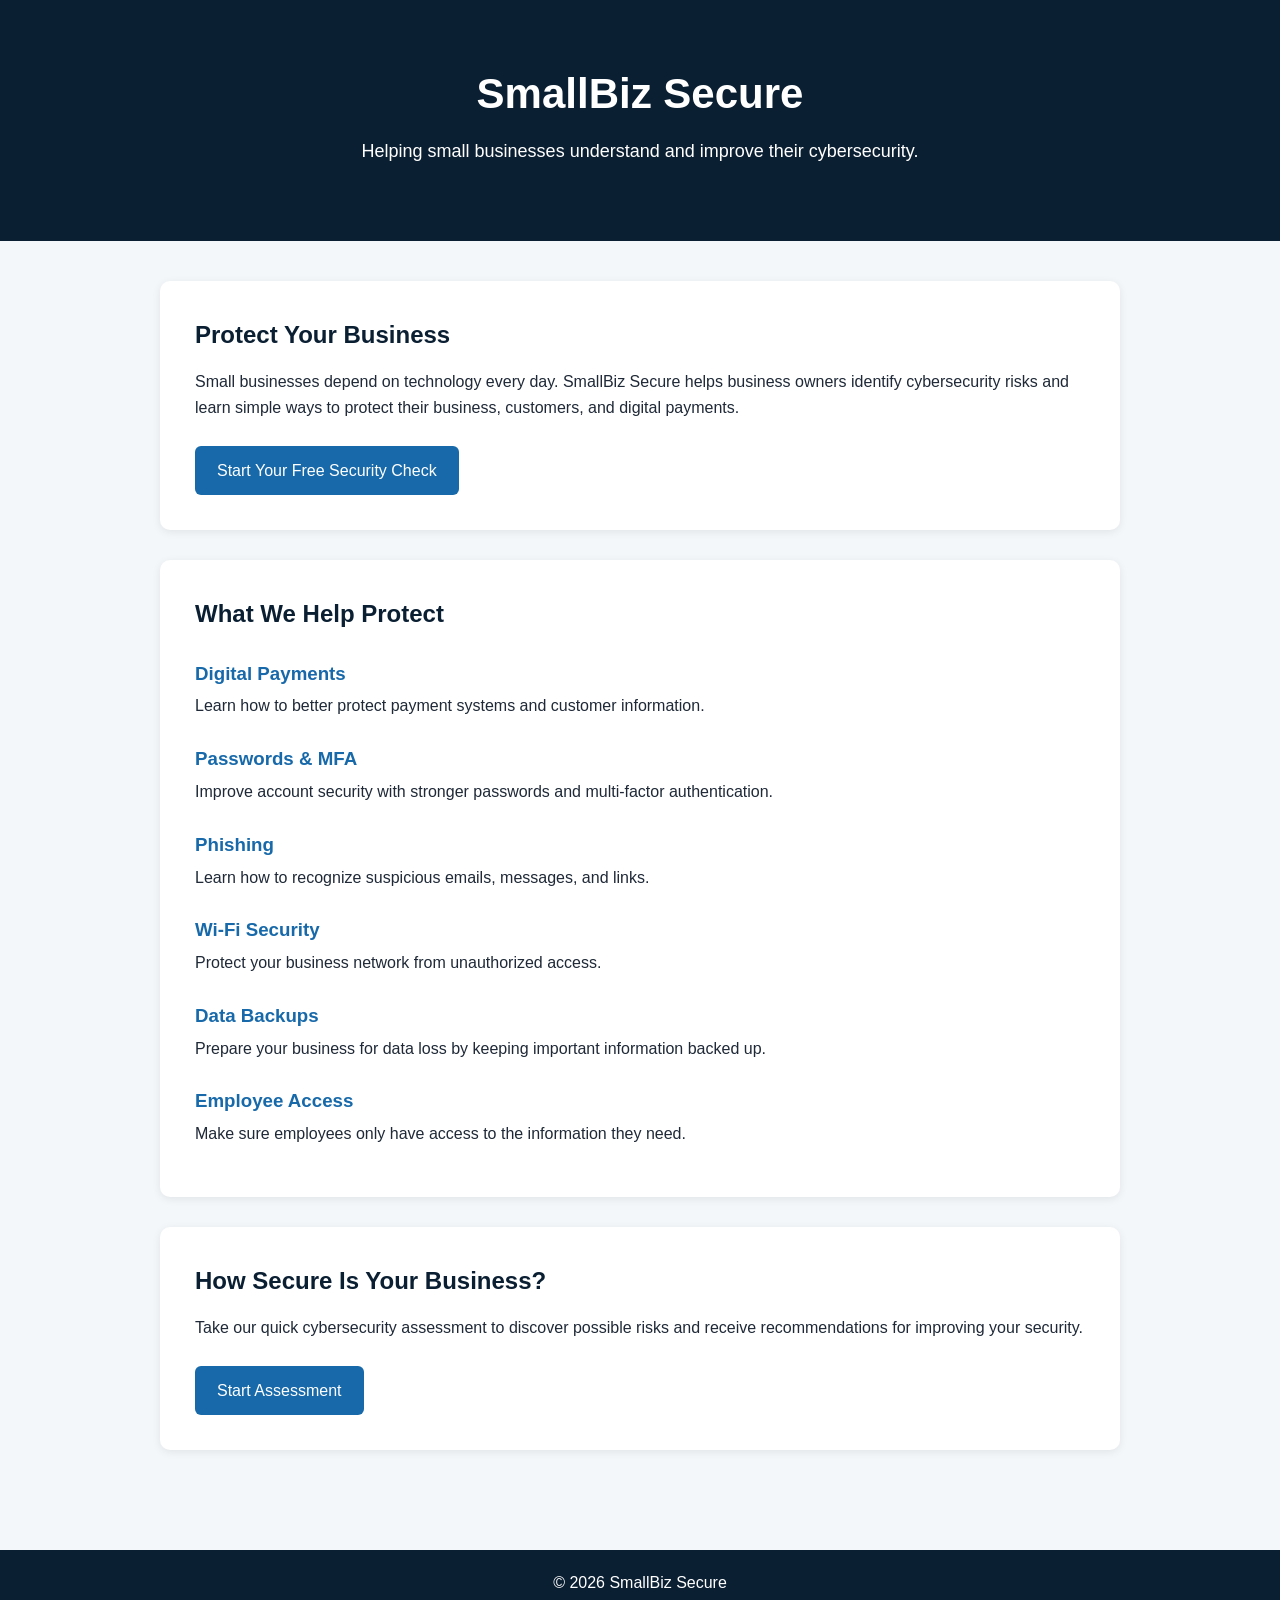
<file: index.html>
<!DOCTYPE html>
<html lang="en">

<head>
    <meta charset="UTF-8">
    <meta name="viewport" content="width=device-width, initial-scale=1.0">
    <title>SmallBiz Secure</title>
    <link rel="stylesheet" href="style.css">
</head>

<body>

    <header>
        <h1>SmallBiz Secure</h1>
        <p>Helping small businesses understand and improve their cybersecurity.</p>
    </header>

    <main>
        <section>
            <h2>Protect Your Business</h2>
            <p>
                Small businesses depend on technology every day. SmallBiz Secure
                helps business owners identify cybersecurity risks and learn simple
                ways to protect their business, customers, and digital payments.
            </p>

            <a href="assessment.html">Start Your Free Security Check</a>
        </section>

        <section>
            <h2>What We Help Protect</h2>

            <h3>Digital Payments</h3>
            <p>Learn how to better protect payment systems and customer information.</p>

            <h3>Passwords & MFA</h3>
            <p>Improve account security with stronger passwords and multi-factor authentication.</p>

            <h3>Phishing</h3>
            <p>Learn how to recognize suspicious emails, messages, and links.</p>

            <h3>Wi-Fi Security</h3>
            <p>Protect your business network from unauthorized access.</p>

            <h3>Data Backups</h3>
            <p>Prepare your business for data loss by keeping important information backed up.</p>

            <h3>Employee Access</h3>
            <p>Make sure employees only have access to the information they need.</p>
        </section>

        <section>
            <h2>How Secure Is Your Business?</h2>
            <p>
                Take our quick cybersecurity assessment to discover possible risks
                and receive recommendations for improving your security.
            </p>

            <a href="assessment.html">Start Assessment</a>
        </section>
    </main>

    <footer>
        <p>&copy; 2026 SmallBiz Secure</p>
    </footer>

</body>

</html>
</file>
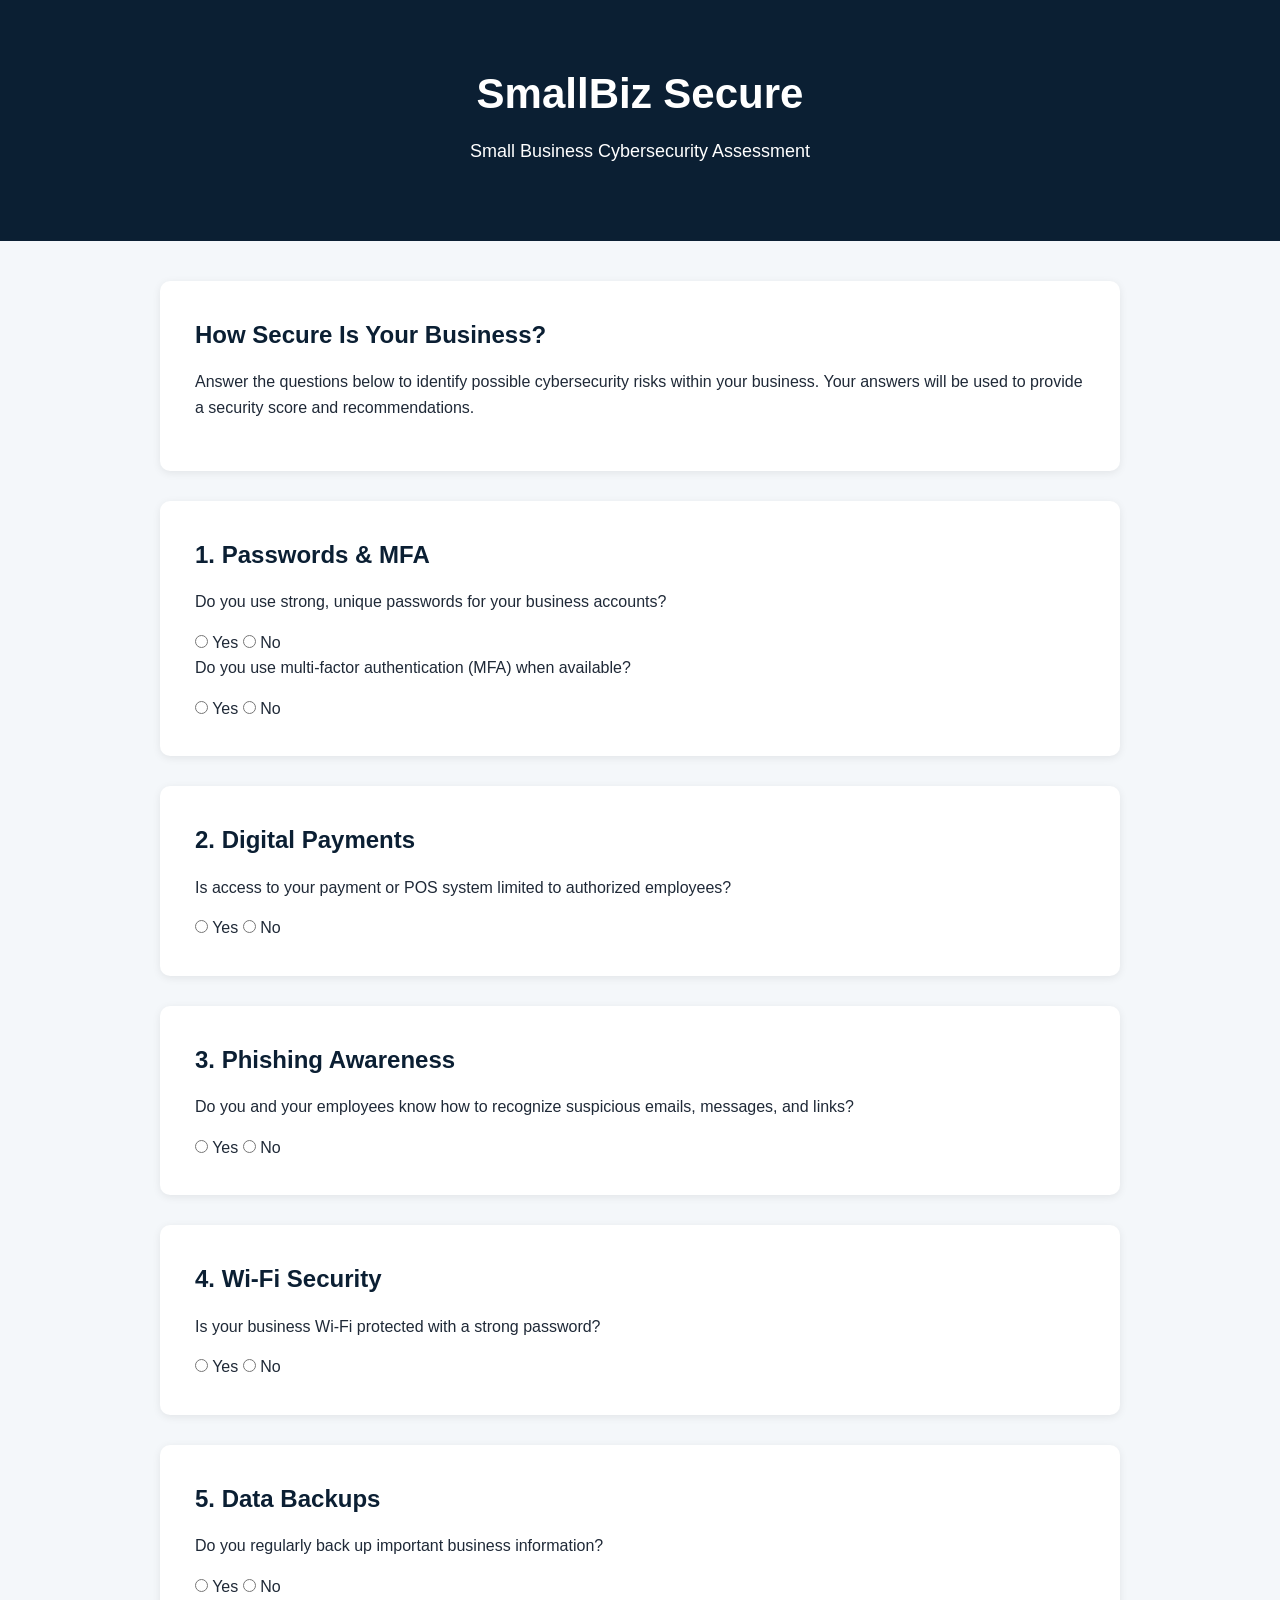
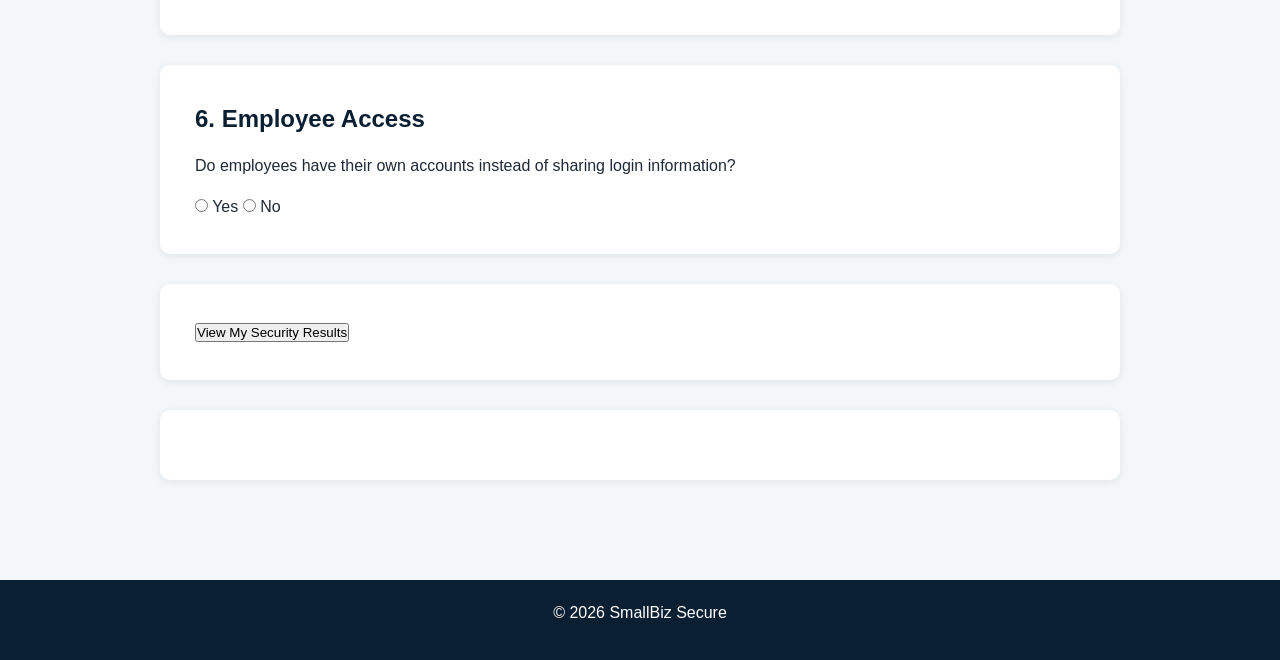
<file: assessment.html>
<!DOCTYPE html>
<html lang="en">

<head>
    <meta charset="UTF-8">
    <meta name="viewport" content="width=device-width, initial-scale=1.0">
    <title>Cybersecurity Assessment | SmallBiz Secure</title>
   <link rel="stylesheet" href="style.css?v=2">
</head>

<body>

    <header>
        <h1>SmallBiz Secure</h1>
        <p>Small Business Cybersecurity Assessment</p>
    </header>

    <main>

        <section>
            <h2>How Secure Is Your Business?</h2>
            <p>
                Answer the questions below to identify possible cybersecurity
                risks within your business. Your answers will be used to provide
                a security score and recommendations.
            </p>
        </section>

        <form id="securityAssessment">

            <section>
                <h2>1. Passwords & MFA</h2>

                <p>Do you use strong, unique passwords for your business accounts?</p>
                <label>
                    <input type="radio" name="passwords" value="yes" required> Yes
                </label>
                <label>
                    <input type="radio" name="passwords" value="no"> No
                </label>

                <p>Do you use multi-factor authentication (MFA) when available?</p>
                <label>
                    <input type="radio" name="mfa" value="yes" required> Yes
                </label>
                <label>
                    <input type="radio" name="mfa" value="no"> No
                </label>
            </section>

            <section>
                <h2>2. Digital Payments</h2>

                <p>Is access to your payment or POS system limited to authorized employees?</p>
                <label>
                    <input type="radio" name="payments" value="yes" required> Yes
                </label>
                <label>
                    <input type="radio" name="payments" value="no"> No
                </label>
            </section>

            <section>
                <h2>3. Phishing Awareness</h2>

                <p>Do you and your employees know how to recognize suspicious emails, messages, and links?</p>
                <label>
                    <input type="radio" name="phishing" value="yes" required> Yes
                </label>
                <label>
                    <input type="radio" name="phishing" value="no"> No
                </label>
            </section>

            <section>
                <h2>4. Wi-Fi Security</h2>

                <p>Is your business Wi-Fi protected with a strong password?</p>
                <label>
                    <input type="radio" name="wifi" value="yes" required> Yes
                </label>
                <label>
                    <input type="radio" name="wifi" value="no"> No
                </label>
            </section>

            <section>
                <h2>5. Data Backups</h2>

                <p>Do you regularly back up important business information?</p>
                <label>
                    <input type="radio" name="backups" value="yes" required> Yes
                </label>
                <label>
                    <input type="radio" name="backups" value="no"> No
                </label>
            </section>

            <section>
                <h2>6. Employee Access</h2>

                <p>Do employees have their own accounts instead of sharing login information?</p>
                <label>
                    <input type="radio" name="access" value="yes" required> Yes
                </label>
                <label>
                    <input type="radio" name="access" value="no"> No
                </label>
            </section>

            <section>
                <button type="submit">View My Security Results</button>
            </section>

              </form>

        <section id="assessmentResults" aria-live="polite"></section>

    </main>

    <footer>
        <p>&copy; 2026 SmallBiz Secure</p>
    </footer>

    <script src="assessment.js"></script>
</body>
</html>
</file>
<file: style.css>
/* SmallBiz Secure Website Styles */

* {
    margin: 0;
    padding: 0;
    box-sizing: border-box;
}

body {
    font-family: Arial, sans-serif;
    background-color: #f4f7fa;
    color: #1f2937;
    line-height: 1.6;
}

/* Header */

header {
    background-color: #0b1f33;
    color: white;
    text-align: center;
    padding: 60px 20px;
}

header h1 {
    font-size: 42px;
    margin-bottom: 10px;
}

header p {
    font-size: 18px;
}

/* Main Content */

main {
    max-width: 1000px;
    margin: auto;
    padding: 40px 20px;
}

section {
    background-color: white;
    padding: 35px;
    margin-bottom: 30px;
    border-radius: 10px;
    box-shadow: 0 2px 8px rgba(0, 0, 0, 0.08);
}

h2 {
    color: #0b1f33;
    margin-bottom: 15px;
}

h3 {
    color: #1769aa;
    margin-top: 25px;
    margin-bottom: 5px;
}

p {
    margin-bottom: 15px;
}

/* Buttons */

a {
    display: inline-block;
    background-color: #1769aa;
    color: white;
    text-decoration: none;
    padding: 12px 22px;
    border-radius: 6px;
    margin-top: 10px;
}

a:hover {
    background-color: #0b4f82;
}

/* Footer */

footer {
    background-color: #0b1f33;
    color: white;
    text-align: center;
    padding: 20px;
    margin-top: 30px;
}

/* Mobile Devices */

@media (max-width: 600px) {

    header h1 {
        font-size: 32px;
    }

    header {
        padding: 40px 15px;
    }

    main {
        padding: 25px 15px;
    }

    section {
        padding: 25px;
    }
}

/* Cybersecurity Results Dashboard */

.results-dashboard {
    background-color: #ffffff;
    padding: 35px;
    border-radius: 12px;
    margin-top: 30px;
}

.results-dashboard h2 {
    text-align: center;
    margin-bottom: 25px;
}

/* Security Score Card */

.score-card {
    background-color: #f4f7fa;
    text-align: center;
    padding: 30px;
    border-radius: 10px;
    margin-bottom: 25px;
}

.score-card h3 {
    font-size: 48px;
    color: #0b1f33;
    margin: 10px 0;
}

.score-card p {
    font-size: 18px;
}

/* Risk Level Colors */

.low-risk {
    color: #198754;
    font-weight: bold;
}

.moderate-risk {
    color: #b7791f;
    font-weight: bold;
}

.high-risk {
    color: #dc3545;
    font-weight: bold;
}

/* Security Score Progress Bar */

.progress-bar {
    width: 100%;
    height: 18px;
    background-color: #e5e7eb;
    border-radius: 20px;
    overflow: hidden;
    margin-bottom: 25px;
}

.progress-fill {
    height: 100%;
    border-radius: 20px;
    transition: width 0.5s ease;
}

.progress-fill.low-risk {
    background-color: #198754;
}

.progress-fill.moderate-risk {
    background-color: #d99b39;
}

.progress-fill.high-risk {
    background-color: #dc3545;
}

/* Risk Explanation */

.risk-explanation {
    background-color: #f4f7fa;
    padding: 20px;
    border-left: 4px solid #1769aa;
    border-radius: 5px;
    margin-bottom: 30px;
}

/* Personalized Recommendations */

.recommendations-list {
    padding-left: 25px;
    margin-top: 15px;
}

.recommendations-list li {
    margin-bottom: 12px;
    line-height: 1.6;
}

/* Mobile Dashboard Styling */

@media (max-width: 600px) {
    .results-dashboard {
        padding: 20px;
    }

    .score-card h3 {
        font-size: 38px;
    }
}
</file>
